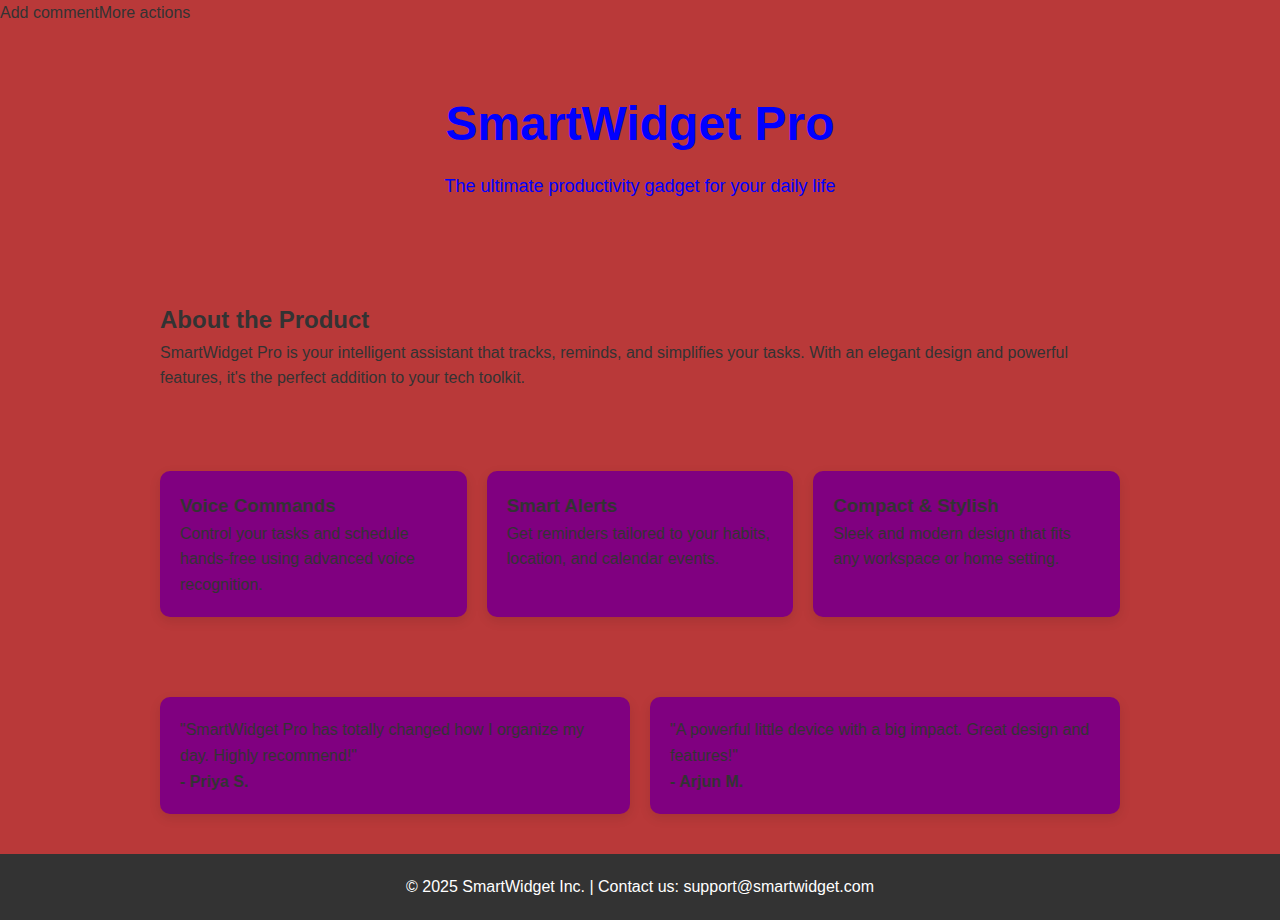
<file: Assignment2/index.html>
<!DOCTYPE html>Add commentMore actions
<html lang="en">
<head>
  <meta charset="UTF-8">
  <meta name="viewport" content="width=device-width, initial-scale=1">
  <title>Product Landing Page</title>
  <link rel="stylesheet" href="styles.css">
</head>
<body>

  <header>
    <h1>SmartWidget Pro</h1>
    <p>The ultimate productivity gadget for your daily life</p>
  </header>

  <section id="product-info">
    <h2>About the Product</h2>
    <p>SmartWidget Pro is your intelligent assistant that tracks, reminds, and simplifies your tasks. With an elegant design and powerful features, it's the perfect addition to your tech toolkit.</p>
  </section>

  <section class="features">
    <div class="feature">
      <h3>Voice Commands</h3>
      <p>Control your tasks and schedule hands-free using advanced voice recognition.</p>
    </div>
    <div class="feature">
      <h3>Smart Alerts</h3>
      <p>Get reminders tailored to your habits, location, and calendar events.</p>
    </div>
    <div class="feature">
      <h3>Compact & Stylish</h3>
      <p>Sleek and modern design that fits any workspace or home setting.</p>
    </div>
  </section>

  <section class="testimonials">
    <div class="testimonial">
      <p>"SmartWidget Pro has totally changed how I organize my day. Highly recommend!"</p>
      <strong>- Priya S.</strong>
    </div>
    <div class="testimonial">
      <p>"A powerful little device with a big impact. Great design and features!"</p>
      <strong>- Arjun M.</strong>
    </div>
  </section>

  <footer>
    <p>&copy; 2025 SmartWidget Inc. | Contact us: support@smartwidget.com</p>
  </footer>

</body>
</html>
</file>
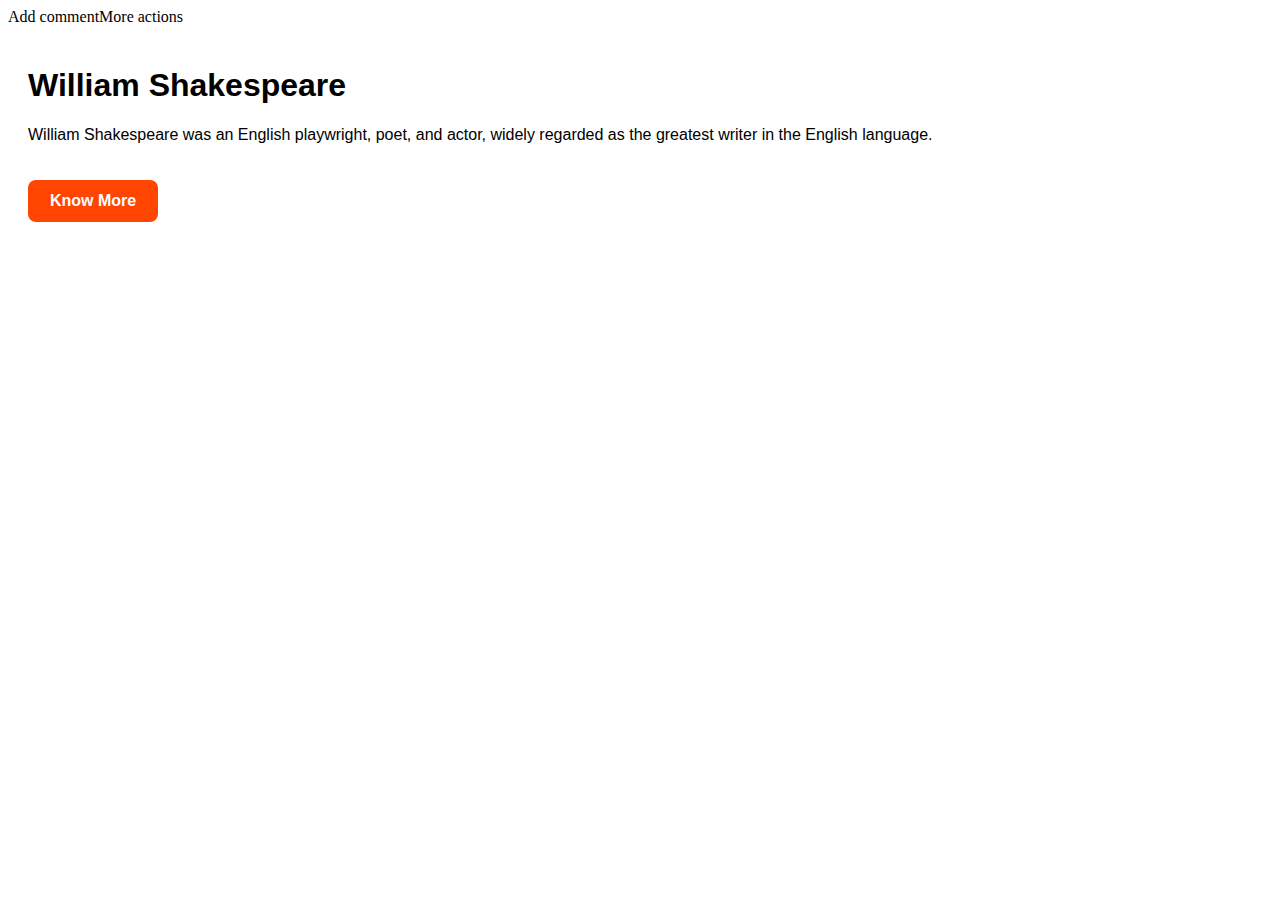
<file: Exer1/index.html>
<!DOCTYPE html>Add commentMore actions
<html lang="en">
<head>
  <meta charset="UTF-8">
  <title>Shakespeare Info</title>
  <link rel="stylesheet" href="styles.css">
</head>
<body>
  <div class="content">
    <h1>William Shakespeare</h1>
    <p>William Shakespeare was an English playwright, poet, and actor, widely regarded as the greatest writer in the English language.</p>

    <!-- Know More Button -->
    <div class="knowMoreBtn">
      <a href="https://en.wikipedia.org/wiki/William_Shakespeare" target="_blank">Know More</a>
    </div>
  </div>
</body>
</html>
</file>
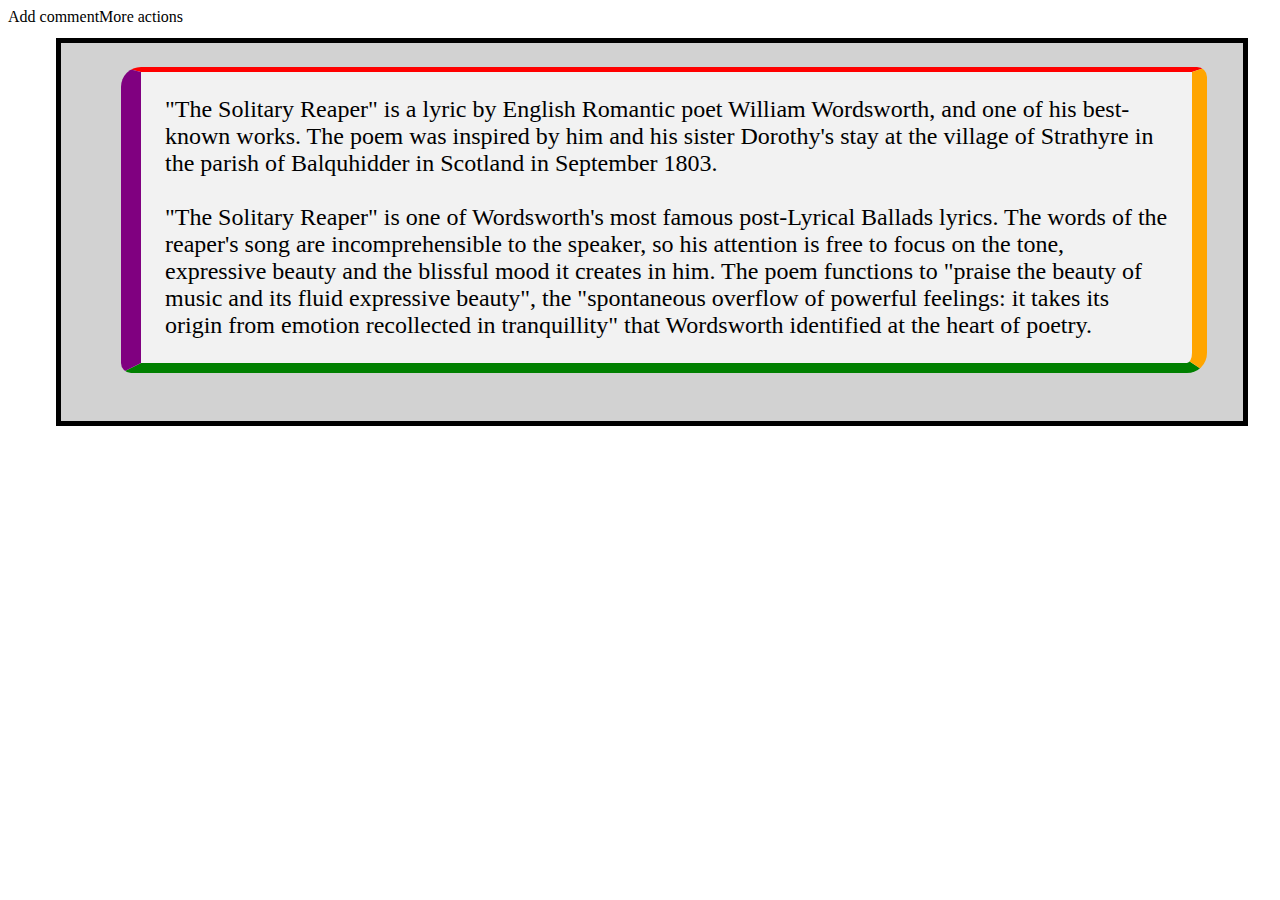
<file: Exer2/index.html>
<!DOCTYPE html>Add commentMore actions
<html lang="en">
<head>
    <meta charset="UTF-8">
    <meta name="viewport" content="width=device-width, initial-scale=1.0">
    <title>Document</title>
    <link rel="stylesheet" href="styles.css">
</head>
<body>
    <div class="container">
        <div class="main-text">
            "The Solitary Reaper" is a lyric by English Romantic poet
            William Wordsworth, and one of his best-known works. The poem was
            inspired by him and his sister Dorothy's stay at the village of
            Strathyre in the parish of Balquhidder in Scotland in September
            1803. <br><br>
            "The Solitary Reaper" is one of Wordsworth's most famous post-Lyrical Ballads lyrics. The words of the reaper's song are
            incomprehensible to the speaker, so his attention is free to focus
            on the tone, expressive beauty and the blissful mood it creates in
            him. The poem functions to "praise the beauty of music and its fluid
            expressive beauty", the "spontaneous overflow of powerful feelings:
            it takes its origin from emotion recollected in tranquillity" that
            Wordsworth identified at the heart of poetry.
        </div>
    </div>
</body>
</html>
</file>
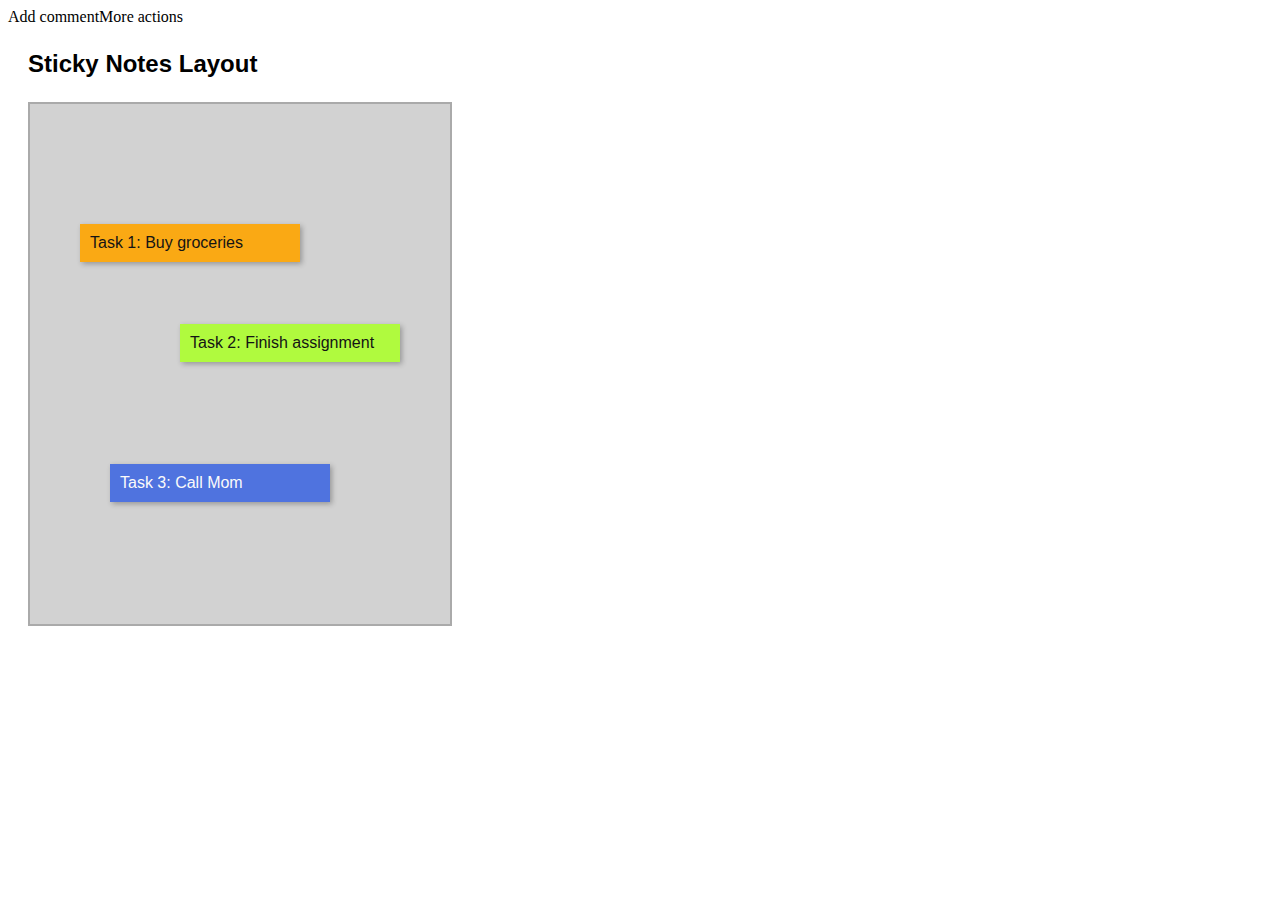
<file: Exer3/index.html>
<!DOCTYPE html>Add commentMore actions
<html lang="en">
<head>
  <meta charset="UTF-8">
  <title>Sticky Notes Layout</title>
  <link rel="stylesheet" href="styles.css">
</head>
<body>
  <h3 id="headline">Sticky Notes Layout</h3>
  <div class="parent">
    <div class="note task1">Task 1: Buy groceries</div>
    <div class="note task2">Task 2: Finish assignment</div>
    <div class="note task3">Task 3: Call Mom</div>
  </div>
</body>
</html>
</file>
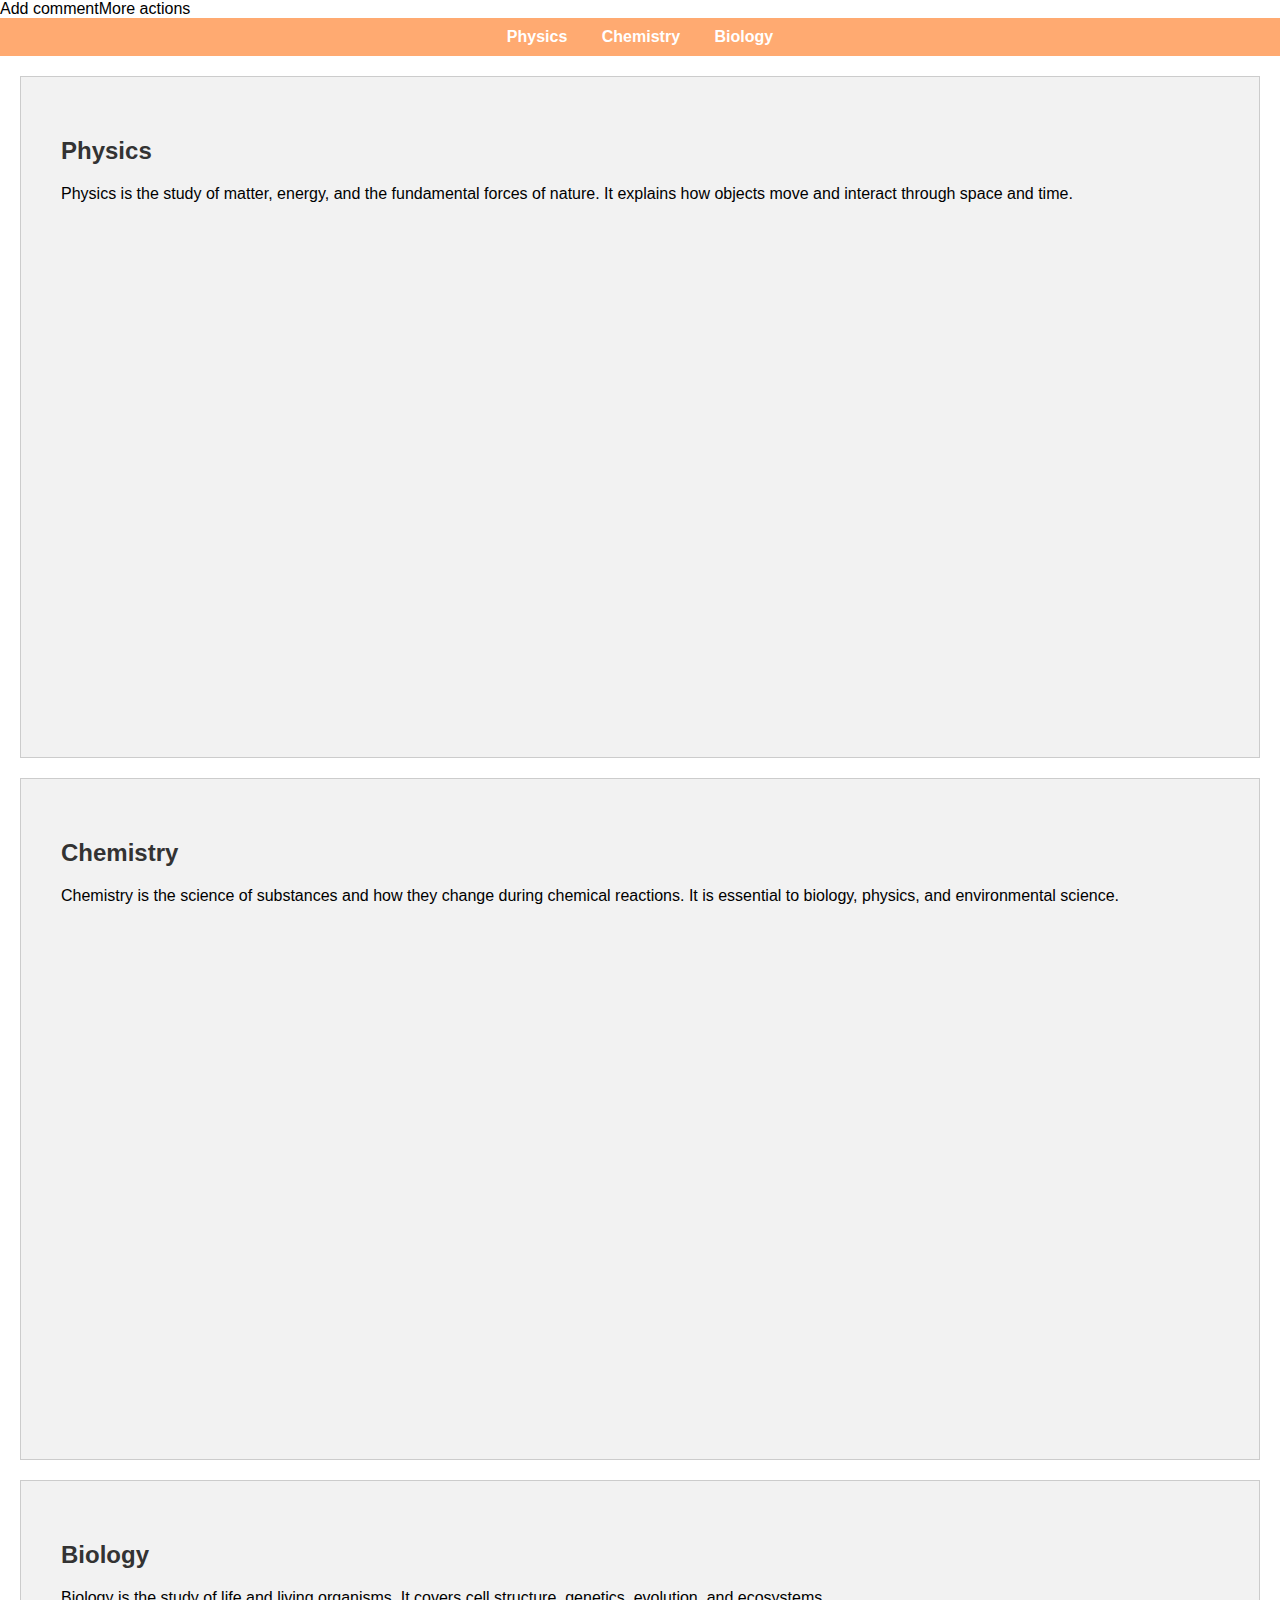
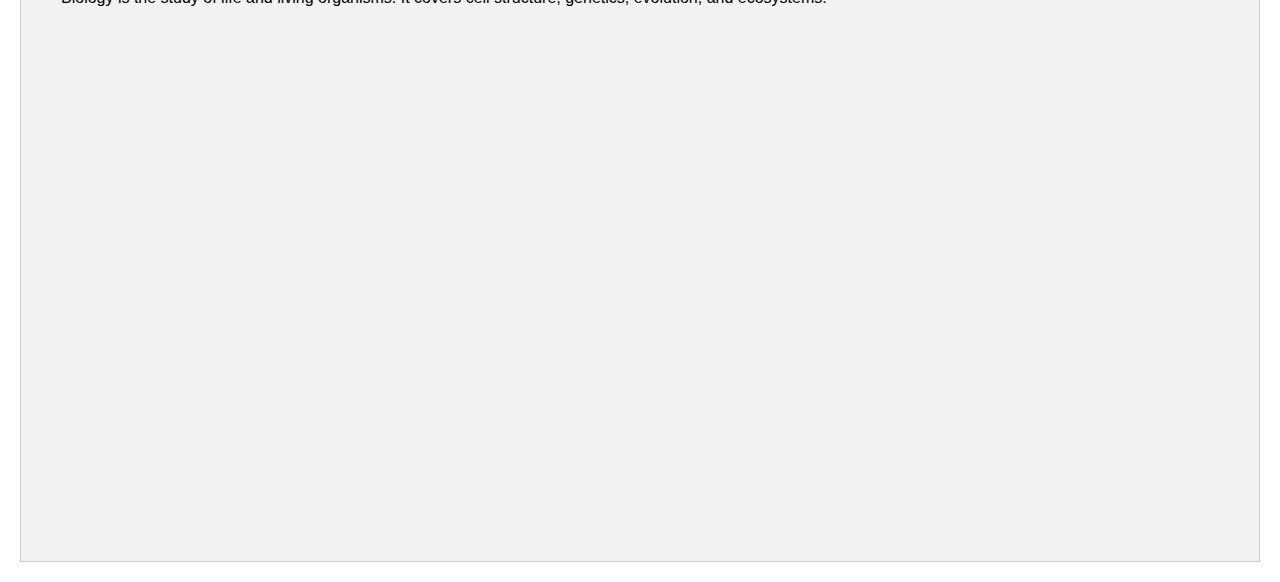
<file: Exer4/index.html>
<!DOCTYPE html>Add commentMore actions
<html lang="en">
<head>
  <meta charset="UTF-8">
  <title>Sticky Menu Example</title>
  <link rel="stylesheet" href="styles.css">
</head>
<body>
  <div class="menu">
    <a href="#physics">Physics</a>
    <a href="#chemistry">Chemistry</a>
    <a href="#biology">Biology</a>
  </div>

  <div id="physics" class="article">
    <h2>Physics</h2>
    <p>
      Physics is the study of matter, energy, and the fundamental forces of nature. It explains how objects move and interact through space and time.
    </p>
  </div>

  <div id="chemistry" class="article">
    <h2>Chemistry</h2>
    <p>
      Chemistry is the science of substances and how they change during chemical reactions. It is essential to biology, physics, and environmental science.
    </p>
  </div>

  <div id="biology" class="article">
    <h2>Biology</h2>
    <p>
      Biology is the study of life and living organisms. It covers cell structure, genetics, evolution, and ecosystems.
    </p>
  </div>
</body>
</html>
</file>
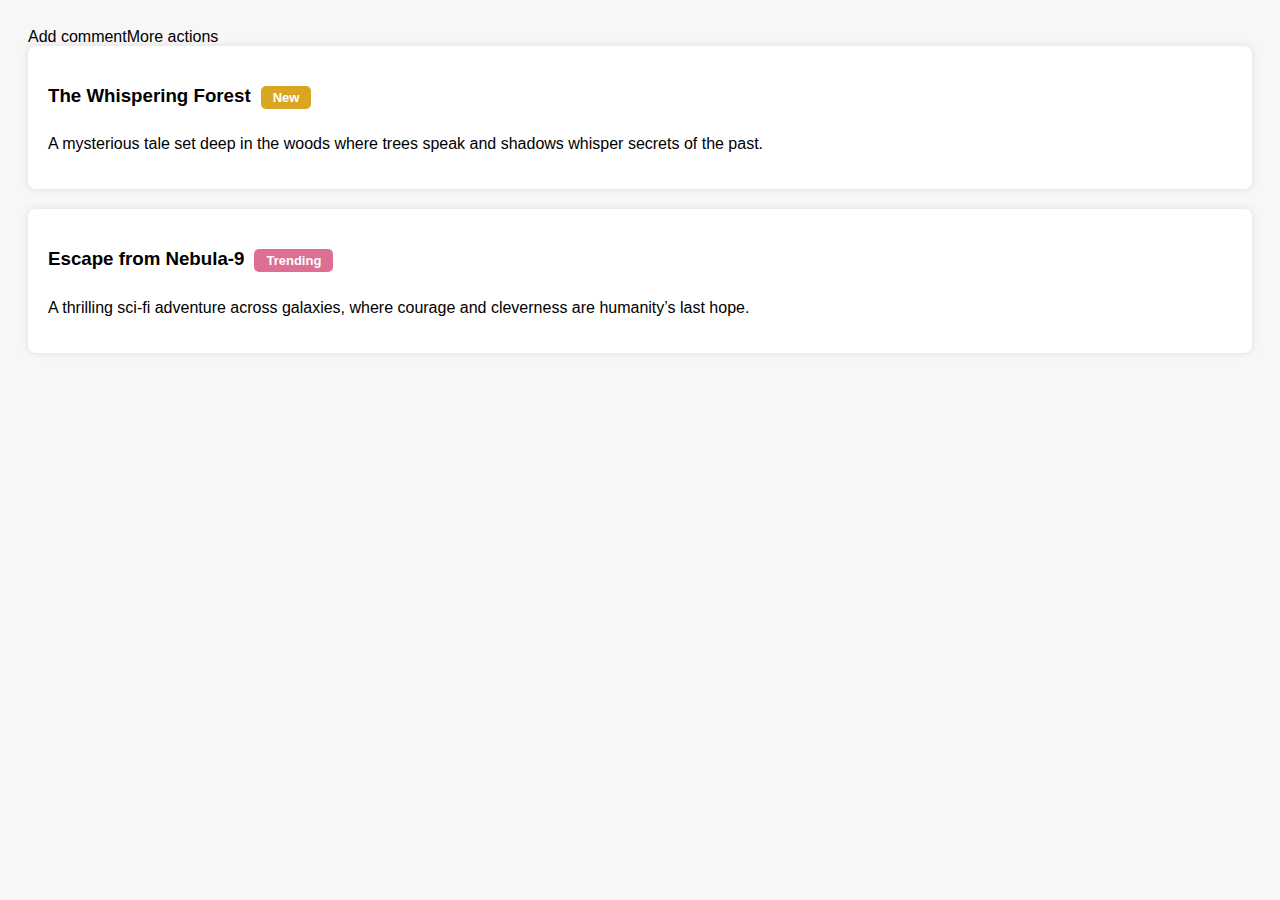
<file: Exer5/index.html>
<!DOCTYPE html>Add commentMore actions
<html lang="en">
<head>
  <meta charset="UTF-8">
  <title>Pseudo-Element Badges</title>
  <link rel="stylesheet" href="styles.css">
</head>
<body>
  <div class="container">
    <h3 class="new">The Whispering Forest</h3>
    <p>A mysterious tale set deep in the woods where trees speak and shadows whisper secrets of the past.</p>
  </div>

  <div class="container">
    <h3 class="trending">Escape from Nebula-9</h3>
    <p>A thrilling sci-fi adventure across galaxies, where courage and cleverness are humanity’s last hope.</p>
  </div>
</body>
</html>
</file>
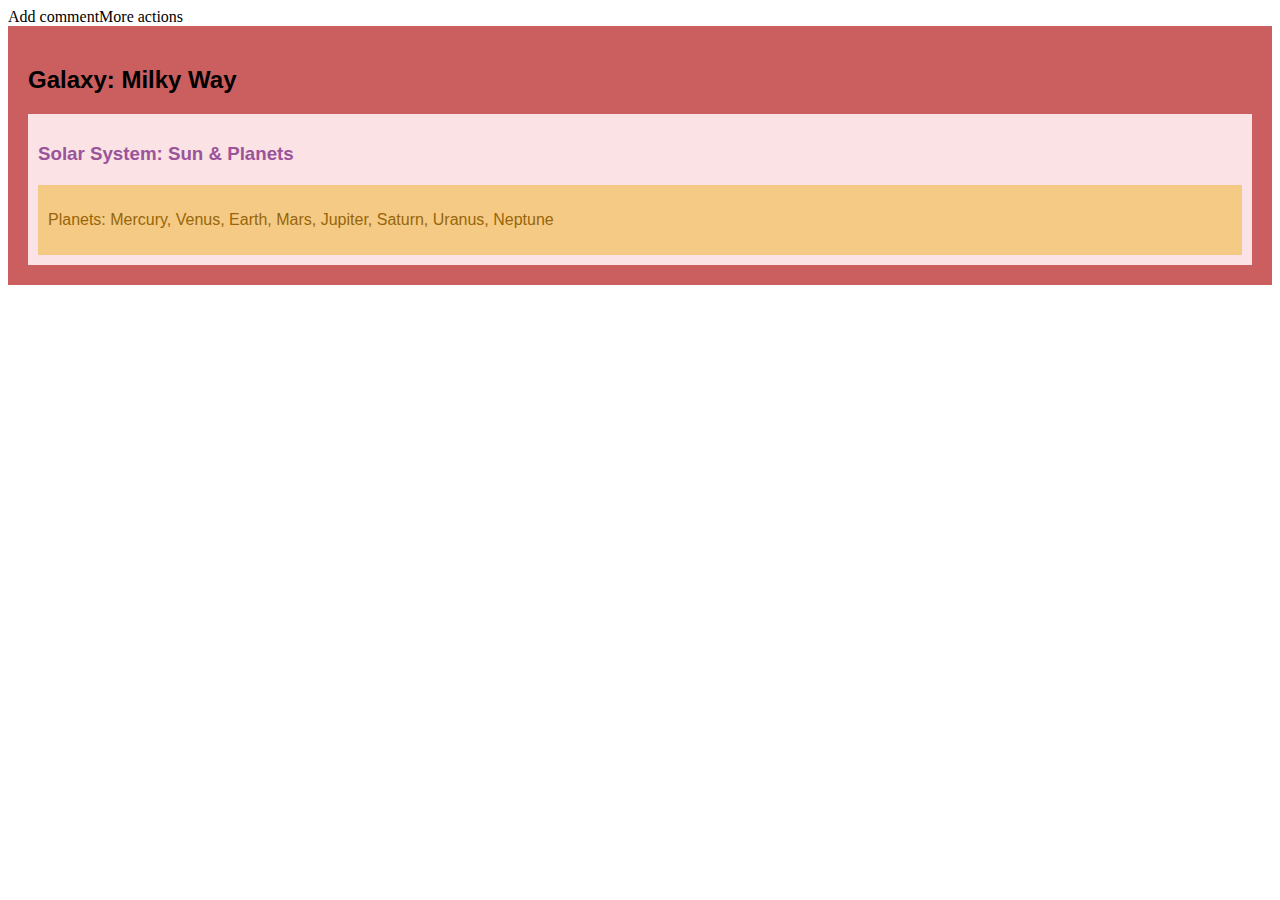
<file: Exer6/index.html>
<!DOCTYPE html>Add commentMore actions
<html lang="en">
<head>
  <meta charset="UTF-8">
  <title>CSS Variables - Galaxy Example</title>
  <link rel="stylesheet" href="styles.css">
</head>
<body>
  <div class="galaxy">
    <h2>Galaxy: Milky Way</h2>
    <div class="solar-system">
      <h3>Solar System: Sun & Planets</h3>
      <div class="planets">
        <p>Planets: Mercury, Venus, Earth, Mars, Jupiter, Saturn, Uranus, Neptune</p>
      </div>
    </div>
  </div>
</body>
</html>
</file>
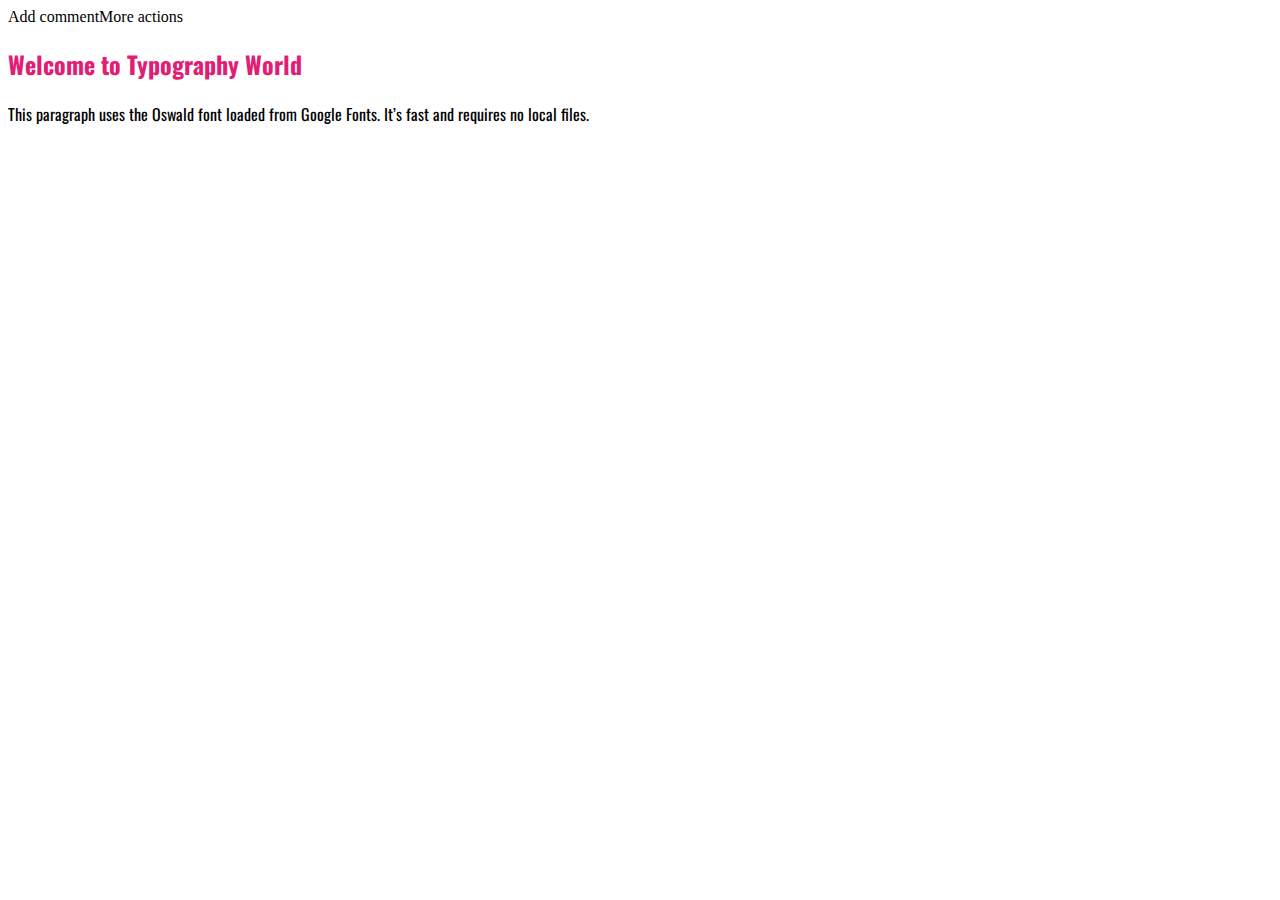
<file: Exer7/index.html>
<!DOCTYPE html>Add commentMore actions
<html lang="en">
<head>
  <meta charset="UTF-8">
  <title>Custom Font Example</title>
  <link rel="preconnect" href="https://fonts.googleapis.com">
  <link rel="preconnect" href="https://fonts.gstatic.com" crossorigin>
  <link href="https://fonts.googleapis.com/css2?family=Oswald&display=swap" rel="stylesheet">
  <link rel="stylesheet" href="styles.css">
</head>
<body>

  <h2>Welcome to Typography World</h2>
  <p>
    This paragraph uses the Oswald font loaded from Google Fonts. It’s fast and requires no local files.
  </p>

</body>
</html>
</file>
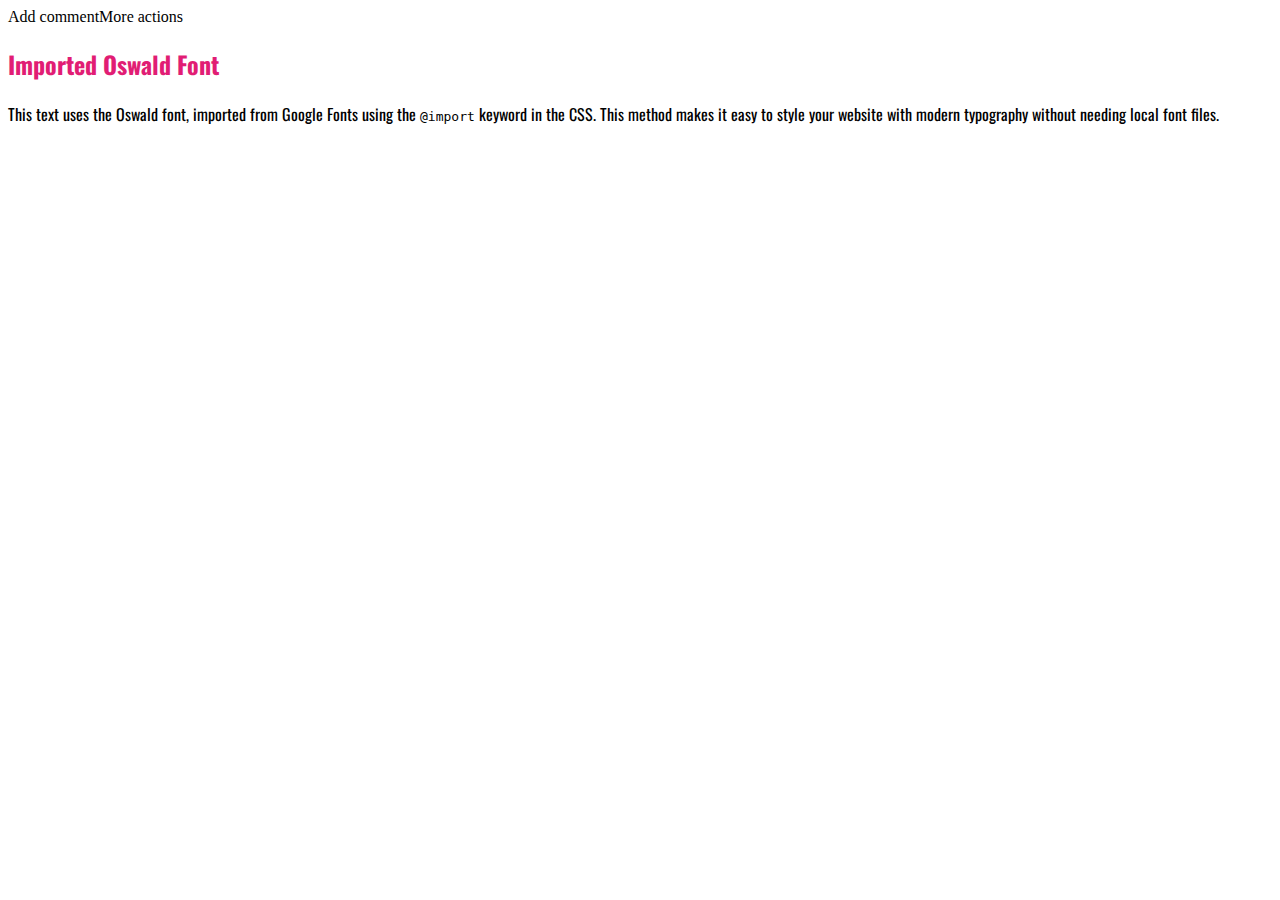
<file: Exer8/index.html>
<!DOCTYPE html>Add commentMore actions
<html lang="en">
<head>
  <meta charset="UTF-8">
  <title>Google Fonts @import Example</title>
  <link rel="stylesheet" href="styles.css">
</head>
<body>

  <h2>Imported Oswald Font</h2>
  <p>
    This text uses the Oswald font, imported from Google Fonts using the <code>@import</code> keyword in the CSS. 
    This method makes it easy to style your website with modern typography without needing local font files.
  </p>

</body>
</html>
</file>
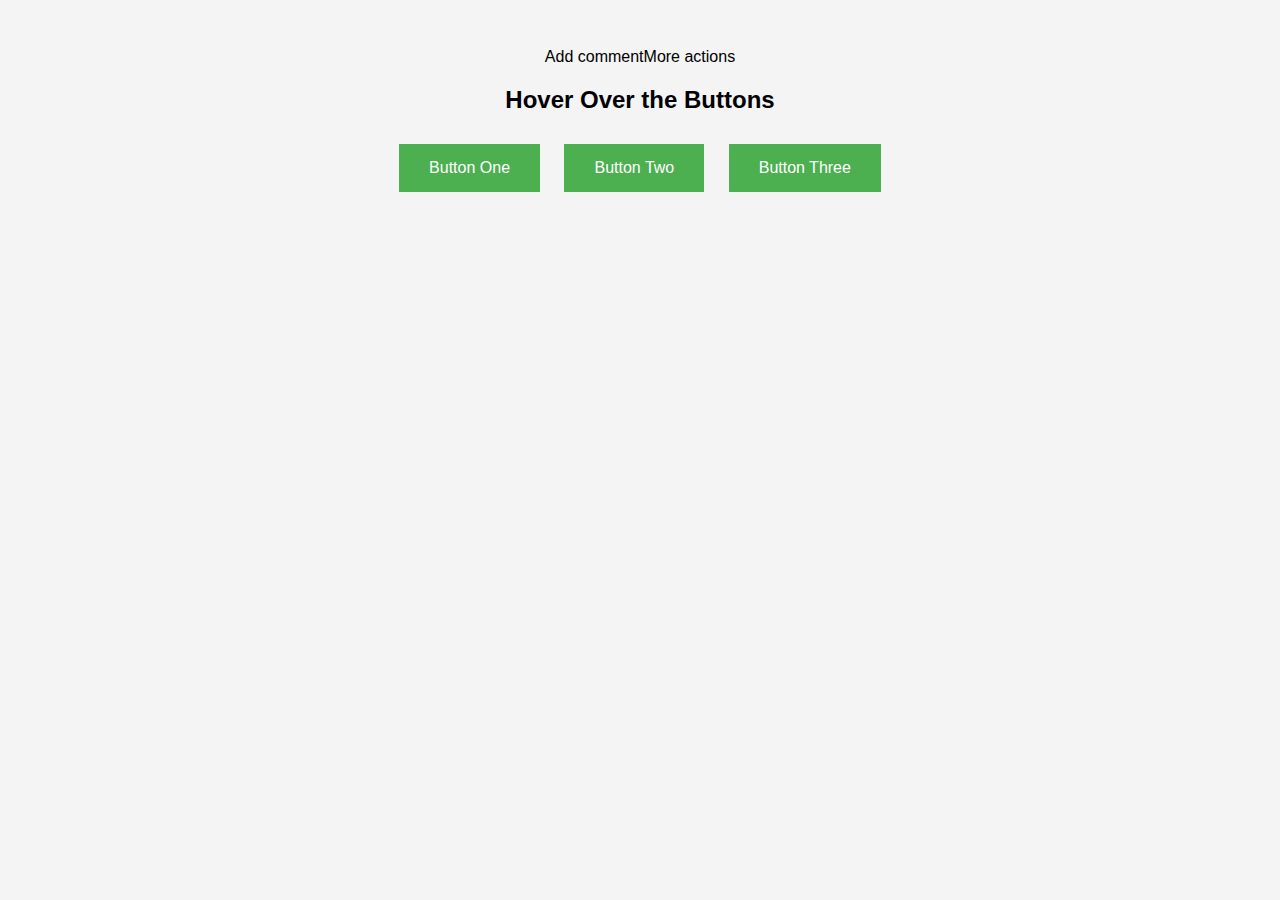
<file: Exer9/index.html>
<!DOCTYPE html>Add commentMore actions
<html lang="en">
<head>
  <meta charset="UTF-8">
  <title>CSS Transitions Example</title>
  <link rel="stylesheet" href="styles.css">
</head>
<body>

  <h2>Hover Over the Buttons</h2>

  <button class="btn">Button One</button>
  <button class="btn">Button Two</button>
  <button class="btn">Button Three</button>

</body>
</html>
</file>
<file: Assignment2/styles.css>
* {
      margin: 0;
      padding: 0;
      box-sizing: border-box;
    }

    body {
      font-family: 'Segoe UI', Tahoma, Geneva, Verdana, sans-serif;
      line-height: 1.6;
      background-color: #b93939;
      color: #333;
    }

    header {
      background: url('https://images.unsplash.com/photo-1581090700227-1e8a77e37f2e') no-repeat center center/cover;
      color: blue;
      padding: 60px 20px;
      text-align: center;
    }

    header h1 {
      font-size: 48px;
      margin-bottom: 10px;
    }

    header p {
      font-size: 18px;
    }

    section {
      padding: 40px 20px;
      max-width: 1000px;
      margin: auto;
    }

    .features, .testimonials {
      display: flex;
      flex-wrap: wrap;
      gap: 20px;
    }

    .feature, .testimonial {
      flex: 1 1 300px;
      background: purple;
      padding: 20px;
      border-radius: 10px;
      box-shadow: 0 4px 12px rgba(0,0,0,0.1);
      transition: transform 0.3s ease;
    }

    .feature:hover, .testimonial:hover {
      transform: translateY(-5px);
    }

    footer {
      background: #333;
      color: white;
      text-align: center;
      padding: 20px;
    }

    @media (max-width: 768px) {
      header h1 {
        font-size: 32px;
      }

      .features, .testimonials {
        flex-direction: column;
      }
    }
</file>
<file: Exer1/styles.css>
.content {
  padding: 20px;
  font-family: Arial, sans-serif;
}

.knowMoreBtn {
  display: inline-block;
  background-color: orangered;
  padding: 10px 20px;
  margin-top: 20px;
  border: 2px solid transparent;
  border-radius: 8px;
  text-align: center;
}

.knowMoreBtn:hover {
  background-color: darkorange;
  border: 4px solid black;
}

.knowMoreBtn a {
  text-decoration: none;
  color: white;
  font-weight: bold;
}

.knowMoreBtn a:visited {
  color: white;
}

.knowMoreBtn a:active {
  color: black;
  background-color: white;
}
</file>
<file: Exer2/styles.css>
.container {
 background-color: #d2d2d2;
 padding: 12px 24px 36px 48px;
 margin: 12px 24px 36px 48px;
 border: 5px solid black;
}
.main-text {
 background-color: #f2f2f2;
 font-size: 24px;
 padding: 24px;
 margin: 12px;
 border-top: 5px solid red;
 border-bottom: 10px solid green;
 border-right: 15px solid orange;
 border-left: 20px solid purple;
 border-top-left-radius: 20px;
 border-top-right-radius: 10px;
 border-bottom-left-radius: 10px;
 border-bottom-right-radius: 20px;
}
</file>
<file: Exer3/styles.css>
#headline {
  position: relative;
  top: 0px;
  left: 20px;
  font-size: 24px;
  font-family: Arial, sans-serif;
}

.parent {
  position: relative;
  background-color: #d2d2d2;
  padding: 10px;
  margin: 20px;
  width: 400px;
  height: 500px;
  border: 2px solid #aaa;
  overflow: hidden;
}

.note {
  position: absolute;
  padding: 10px;
  width: 200px;
  opacity: 0.9;
  box-shadow: 2px 2px 5px rgba(0,0,0,0.3);
  font-family: sans-serif;
}

.task1 {
  background-color: orange;
  top: 120px;
  left: 50px;
}

.task2 {
  background-color: greenyellow;
  top: 220px;
  left: 150px;
}

.task3 {
  background-color: royalblue;
  color: white;
  top: 360px;
  left: 80px;
}
</file>
<file: Exer4/styles.css>
body {
  font-family: Arial, sans-serif;
  margin: 0;
  padding: 0;
}

.menu {
  position: sticky;
  top: 0px;
  padding: 10px;
  background-color: #ffaa71;
  z-index: 2;
  text-align: center;
}

.menu a {
  margin: 0 15px;
  text-decoration: none;
  font-weight: bold;
  color: white;
}

.article {
  padding: 40px;
  margin: 20px;
  background-color: #f2f2f2;
  border: 1px solid #ccc;
  min-height: 600px;
}

h2 {
  color: #333;
}
</file>
<file: Exer5/styles.css>
body {
  font-family: Arial, sans-serif;
  background-color: #f7f7f7;
  padding: 20px;
}

.container {
  background-color: #fff;
  padding: 20px;
  margin-bottom: 20px;
  border-radius: 8px;
  box-shadow: 0 0 8px rgba(0, 0, 0, 0.1);
}

.container .new::after {
  content: 'New';
  font-size: 13px;
  color: white;
  background-color: goldenrod;
  margin-left: 10px;
  padding: 4px 12px;
  border-radius: 5px;
}

.container .trending::after {
  content: 'Trending';
  font-size: 13px;
  color: white;
  background-color: palevioletred;
  margin-left: 10px;
  padding: 4px 12px;
  border-radius: 5px;
}

h3 {
  display: inline-block;
}

p {
  margin-top: 10px;
}
</file>
<file: Exer6/styles.css>
:root {
  --solar-system-text: rgb(154, 84, 154);
  --planets-text: rgb(151, 102, 10);
  --galaxy-text-color: #000;

  --galaxy-bg: #cb5e5e;
  --solar-system-bg: #fbe2e5;
  --planets-bg: #f4ca85;
}

.galaxy {
  color: var(--galaxy-text-color);
  background-color: var(--galaxy-bg);
  padding: 20px;
  font-family: sans-serif;
}

.solar-system {
  color: var(--solar-system-text);
  background-color: var(--solar-system-bg);
  padding: 10px;
  margin-top: 20px;
}

.planets {
  color: var(--planets-text);
  background-color: var(--planets-bg);
  padding: 10px;
  margin-top: 20px;
}
</file>
<file: Exer7/styles.css>
h2 {
  font-family: 'Oswald', sans-serif;
  color: #e11d74;
}

p {
  font-family: 'Oswald', sans-serif;
}
</file>
<file: Exer8/styles.css>
@import url('https://fonts.googleapis.com/css2?family=Oswald&display=swap');Add commentMore actions

body {
  background-color: #f9f9f9;
  padding: 30px;
  font-size: 18px;
  line-height: 1.6;
}

h2,
p {
  font-family: 'Oswald', sans-serif;
}

h2 {
  color: #e11d74;
}
</file>
<file: Exer9/styles.css>
body {
  font-family: Arial, sans-serif;
  padding: 40px;
  background-color: #f4f4f4;
  text-align: center;
}

.btn {
  position: relative;
  top: 0;
  left: 0;
  padding: 15px 30px;
  margin: 10px;
  font-size: 16px;
  background-color: #4caf50;
  color: white;
  border: none;
  cursor: pointer;
  transition: top 0.5s, left 0.5s, box-shadow 1s ease, background-color 1s ease;
}

.btn:hover {
  top: 1px;
  left: 1px;
  box-shadow: 3px 3px 0px rgb(0, 0, 0);
  background-color: rgb(255, 111, 111);
}
</file>
